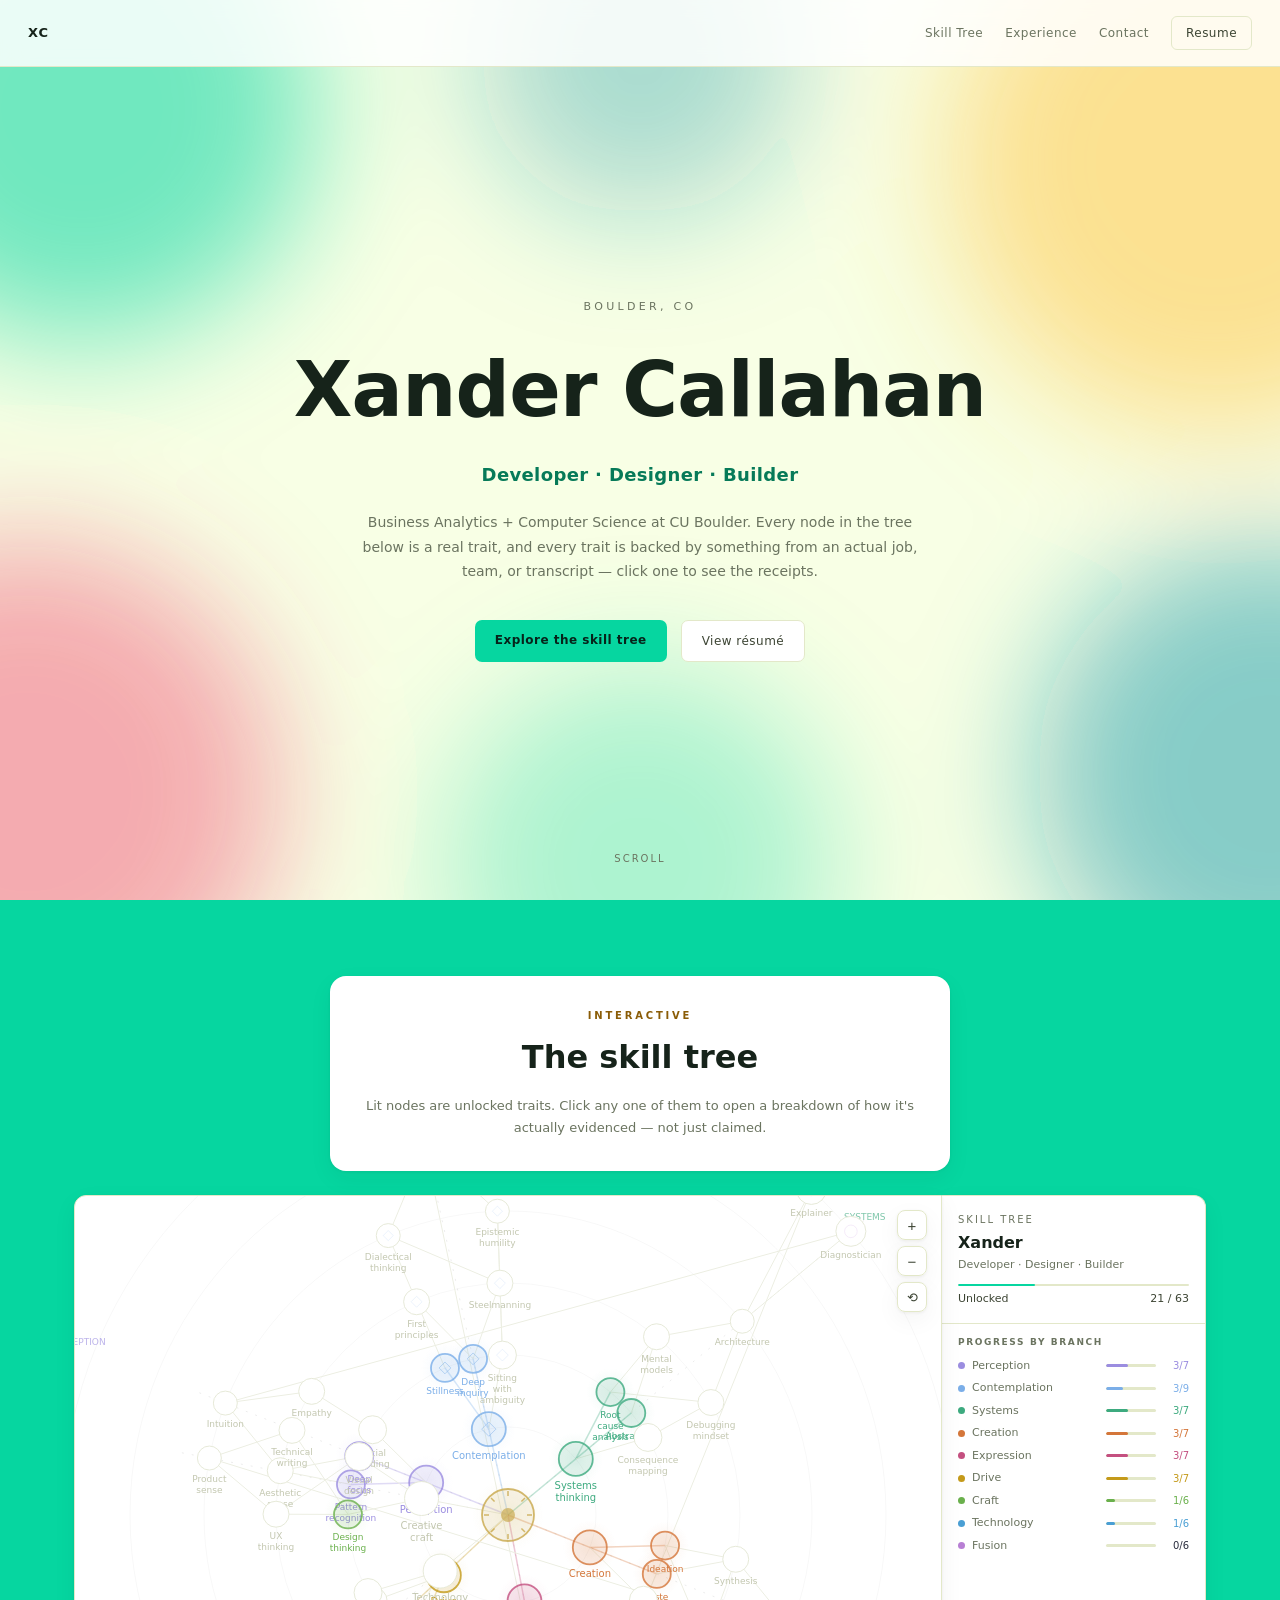
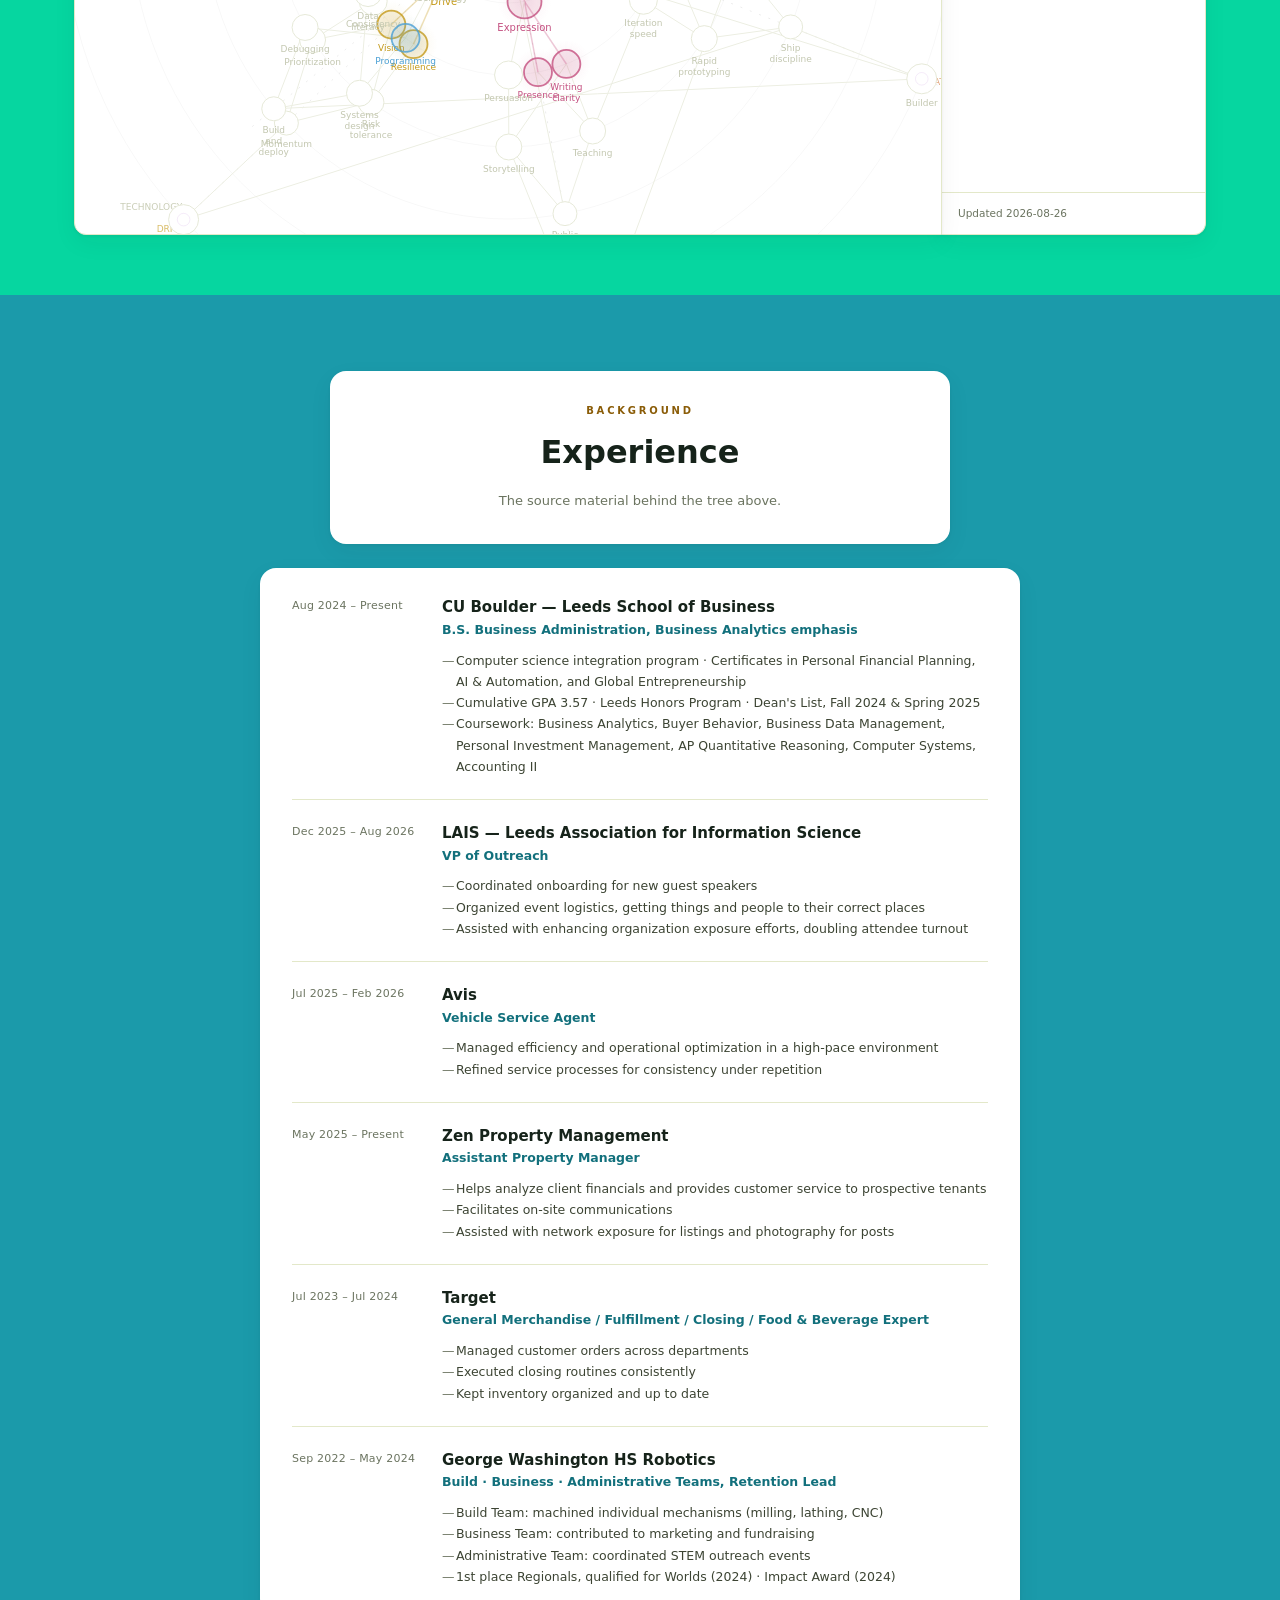
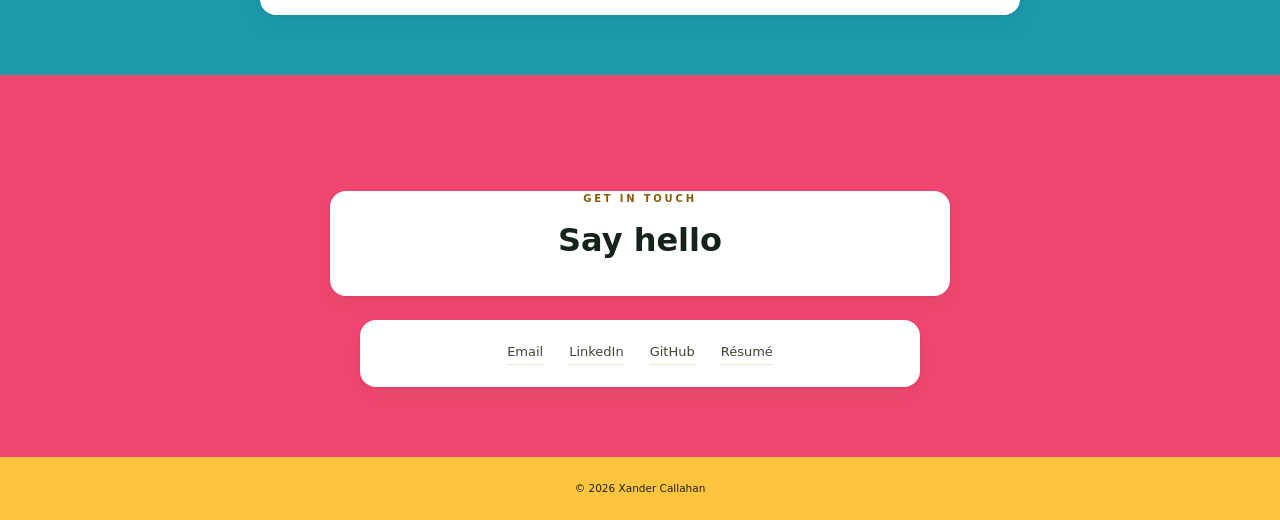
<file: index.html>
<!DOCTYPE html>
<html lang="en">
<head>
<meta charset="UTF-8">
<meta name="viewport" content="width=device-width, initial-scale=1.0">
<title>Xander Callahan</title>
<meta name="description" content="Xander Callahan — an interactive skill tree grounded in real experience.">
<link rel="stylesheet" href="css/style.css">
</head>
<body>

<nav id="nav">
  <a class="nav-mark" href="#hero">XC</a>
  <div class="nav-links">
    <a href="#tree-section">Skill Tree</a>
    <a href="#experience">Experience</a>
    <a href="#contact">Contact</a>
    <a class="nav-cta" href="assets/resume.pdf" target="_blank" rel="noopener">Resume</a>
  </div>
</nav>

<section id="hero">
  <svg class="hero-art" viewBox="0 0 1600 1000" preserveAspectRatio="xMidYMid slice" aria-hidden="true">
    <defs>
      <filter id="heroBlur" x="-50%" y="-50%" width="200%" height="200%">
        <feGaussianBlur stdDeviation="70" />
      </filter>
    </defs>
    <g filter="url(#heroBlur)">
      <circle cx="180" cy="120" r="260" fill="#06D6A0" opacity="0.55" />
      <circle cx="1440" cy="180" r="300" fill="#FFC43D" opacity="0.5" />
      <circle cx="120" cy="880" r="280" fill="#EF476F" opacity="0.45" />
      <circle cx="1500" cy="860" r="260" fill="#1B9AAA" opacity="0.5" />
      <circle cx="800" cy="60" r="180" fill="#1B9AAA" opacity="0.35" />
      <circle cx="800" cy="960" r="220" fill="#06D6A0" opacity="0.3" />
    </g>
  </svg>
  <svg class="hero-art hero-art-vivid" viewBox="0 0 1600 1000" preserveAspectRatio="xMidYMid slice" aria-hidden="true">
    <defs>
      <filter id="heroBlurVivid" x="-50%" y="-50%" width="200%" height="200%">
        <feGaussianBlur stdDeviation="34" />
      </filter>
    </defs>
    <g filter="url(#heroBlurVivid)">
      <circle cx="180" cy="120" r="260" fill="#06D6A0" opacity="0.95" />
      <circle cx="1440" cy="180" r="300" fill="#FFC43D" opacity="0.9" />
      <circle cx="120" cy="880" r="280" fill="#EF476F" opacity="0.85" />
      <circle cx="1500" cy="860" r="260" fill="#1B9AAA" opacity="0.9" />
      <circle cx="800" cy="60" r="180" fill="#1B9AAA" opacity="0.75" />
      <circle cx="800" cy="960" r="220" fill="#06D6A0" opacity="0.7" />
    </g>
  </svg>
  <div class="hero-content">
    <div class="hero-eyebrow">Boulder, CO</div>
    <h1 class="hero-name">Xander Callahan</h1>
    <div class="hero-title">Developer · Designer · Builder</div>
    <p class="hero-sub">
      Business Analytics + Computer Science at CU Boulder. Every node in the tree below
      is a real trait, and every trait is backed by something from an actual job, team,
      or transcript — click one to see the receipts.
    </p>
    <div class="hero-links">
      <a class="hero-btn primary" href="#tree-section">Explore the skill tree</a>
      <a class="hero-btn secondary" href="assets/resume.pdf" target="_blank" rel="noopener">View résumé</a>
    </div>
    <div class="hero-scroll">Scroll</div>
  </div>
</section>

<section id="tree-section">
  <div class="sec-head">
    <div class="sec-eyebrow">Interactive</div>
    <h2 class="sec-title">The skill tree</h2>
    <p class="sec-desc">Lit nodes are unlocked traits. Click any one of them to open a breakdown of how it's actually evidenced — not just claimed.</p>
  </div>

  <div id="tree-app">
    <div id="canvas-wrap">
      <canvas id="c"></canvas>
      <div class="zoom-controls">
        <button id="zoom-in" title="Zoom in" aria-label="Zoom in">+</button>
        <button id="zoom-out" title="Zoom out" aria-label="Zoom out">&minus;</button>
        <button id="zoom-reset" title="Reset view" aria-label="Reset view">⟲</button>
      </div>
    </div>
    <div id="panel">
      <div class="p-header">
        <h1>Skill Tree</h1>
        <div class="p-name" id="p-name">—</div>
        <div class="p-title" id="p-title">—</div>
        <div class="p-bar-wrap"><div class="p-bar" id="p-bar" style="width:0%"></div></div>
        <div class="pts"><span>Unlocked</span><span><span id="pts-u">0</span> / <span id="pts-t">0</span></span></div>
      </div>
      <div class="stats"><div class="sec-lbl">Progress by branch</div><div id="cat-stats"></div></div>
      <div class="hint" id="foot">Updated —<br>Click any lit node to open its evidence.</div>
    </div>
  </div>
</section>

<section id="experience">
  <div class="sec-head">
    <div class="sec-eyebrow">Background</div>
    <h2 class="sec-title">Experience</h2>
    <p class="sec-desc">The source material behind the tree above.</p>
  </div>
  <div class="timeline" id="timeline"></div>
</section>

<section id="contact">
  <div class="sec-head" style="padding-top:0">
    <div class="sec-eyebrow">Get in touch</div>
    <h2 class="sec-title">Say hello</h2>
  </div>
  <div class="contact-links">
    <a href="mailto:xander.callahan@colorado.edu">Email</a>
    <a href="https://www.linkedin.com/in/alexander-y-callahan" target="_blank" rel="noopener">LinkedIn</a>
    <a href="https://github.com/Why-Not-X" target="_blank" rel="noopener">GitHub</a>
    <a href="assets/resume.pdf" target="_blank" rel="noopener">Résumé</a>
  </div>
</section>

<footer>&copy; 2026 Xander Callahan</footer>

<div id="modal-backdrop">
  <div id="modal" role="dialog" aria-modal="true"></div>
</div>

<script src="js/tree.js"></script>
<script src="js/render.js"></script>
<script src="js/evidence.js"></script>
<script src="js/main.js"></script>
</body>
</html>
</file>
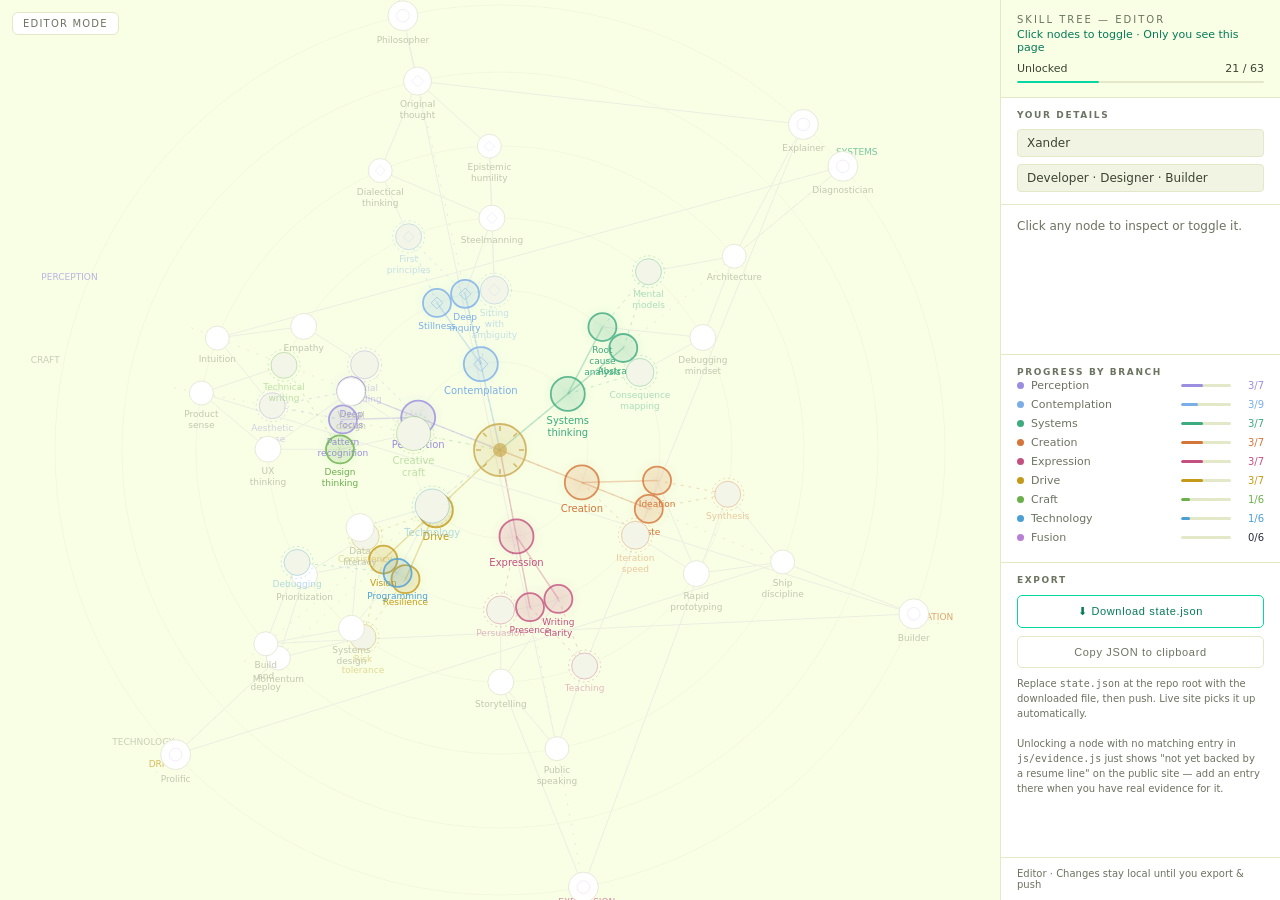
<file: editor.html>
<!DOCTYPE html>
<html lang="en">
<head>
<meta charset="UTF-8">
<meta name="viewport" content="width=device-width, initial-scale=1.0">
<title>Skill Tree — Editor</title>
<style>
:root { --bg:#F8FFE5; --bg2:#FFFFFF; --bg3:#F1F4E2; --border:#E3E8C9; --text:#3c4433; --muted:#6b7460; --acc:#06D6A0; --acc-text:#067a58; }
* { box-sizing:border-box; margin:0; padding:0; }
html,body { height:100%; background:var(--bg); color:var(--text); font-family:'Segoe UI',system-ui,sans-serif; overflow:hidden; }
#app { display:flex; height:100vh; }
#canvas-wrap { flex:1; position:relative; overflow:hidden; }
canvas { display:block; position:absolute; top:0; left:0; }

/* editor badge */
.ed-badge { position:absolute; top:12px; left:12px; background:#FFFFFF; border:1px solid var(--border); border-radius:6px; padding:5px 10px; font-size:10px; letter-spacing:.12em; text-transform:uppercase; color:var(--muted); pointer-events:none; }

#panel { width:280px; background:var(--bg2); border-left:1px solid var(--border); display:flex; flex-direction:column; flex-shrink:0; overflow-y:auto; }
.p-header { padding:14px 16px; border-bottom:1px solid var(--border); background:var(--bg); }
.p-header h1 { font-size:10px; letter-spacing:.2em; text-transform:uppercase; color:var(--muted); font-weight:500; }
.p-sub { font-size:11px; color:var(--acc-text); margin-top:3px; }
.pts { font-size:11px; color:var(--muted); margin-top:8px; display:flex; justify-content:space-between; }
.pts span { color:var(--text); }
.p-bar-wrap { height:2px; background:var(--border); margin-top:6px; border-radius:1px; overflow:hidden; }
.p-bar { height:100%; border-radius:1px; background:var(--acc); transition:width .3s; }

/* meta edit */
.meta-section { padding:12px 16px; border-bottom:1px solid var(--border); display:flex; flex-direction:column; gap:7px; }
.sec-lbl { font-size:9px; letter-spacing:.18em; text-transform:uppercase; color:var(--muted); margin-bottom:2px; font-weight:600; }
.meta-section input { background:var(--bg3); border:1px solid var(--border); border-radius:4px; padding:6px 9px; color:var(--text); font-size:12px; font-family:inherit; width:100%; outline:none; }
.meta-section input:focus { border-color:#c7cdae; }

/* detail */
.detail { padding:14px 16px; border-bottom:1px solid var(--border); min-height:150px; flex-shrink:0; }
.d-name { font-size:14px; font-weight:600; color:#16231a; margin-bottom:4px; }
.d-badge { font-size:9px; letter-spacing:.12em; text-transform:uppercase; padding:2px 8px; border-radius:3px; display:inline-block; margin-bottom:8px; }
.d-desc { font-size:12px; color:var(--muted); line-height:1.65; }
.d-req { font-size:11px; color:var(--muted); margin-top:6px; }
.d-shadow { margin-top:10px; padding:8px 10px; border-left:2px solid #EF476F; background:#FDEEF2; border-radius:0 4px 4px 0; }
.d-shadow-lbl { font-size:9px; letter-spacing:.14em; text-transform:uppercase; color:#9c2c50; margin-bottom:2px; }
.d-shadow-txt { font-size:11px; color:#7a2038; line-height:1.5; }
.d-empty { font-size:12px; color:var(--muted); }
.d-evidence-note { font-size:10.5px; color:var(--acc-text); margin-top:8px; line-height:1.5; }

/* toggle btn */
.toggle-btn { margin:10px 16px; padding:9px 14px; border-radius:5px; border:1px solid var(--border); background:transparent; color:var(--muted); font-size:11px; letter-spacing:.06em; cursor:pointer; width:calc(100% - 32px); transition:all .15s; display:none; }
.toggle-btn.visible { display:block; }
.toggle-btn:hover { background:var(--bg3); }
.toggle-btn.can { border-color:var(--c); color:var(--c); }
.toggle-btn.on { border-color:#c7cdae; color:var(--muted); }

/* stats */
.stats { padding:12px 16px; border-bottom:1px solid var(--border); }
.cat-row { display:flex; align-items:center; gap:7px; margin-bottom:6px; }
.cat-dot { width:7px; height:7px; border-radius:50%; flex-shrink:0; }
.cat-name { font-size:11px; color:var(--muted); flex:1; }
.cat-bw { width:50px; height:3px; background:var(--border); border-radius:2px; overflow:hidden; }
.cat-bf { height:100%; border-radius:2px; transition:width .3s; }
.cat-ct { font-size:10px; min-width:26px; text-align:right; }

/* export */
.export-section { padding:12px 16px; display:flex; flex-direction:column; gap:8px; }
.exp-btn { padding:9px 14px; border-radius:5px; border:1px solid; font-size:11px; letter-spacing:.06em; cursor:pointer; text-align:center; transition:all .15s; }
.exp-primary { border-color:var(--acc); color:var(--acc-text); background:transparent; }
.exp-primary:hover { background:#eafaf3; }
.exp-copy { border-color:var(--border); color:var(--muted); background:transparent; }
.exp-copy:hover { background:var(--bg3); }
.exp-note { font-size:10px; color:var(--muted); line-height:1.5; }

.footer { padding:10px 16px; border-top:1px solid var(--border); font-size:10px; color:var(--muted); margin-top:auto; }
</style>
</head>
<body>
<div id="app">
  <div id="canvas-wrap">
    <canvas id="c"></canvas>
    <div class="ed-badge">Editor mode</div>
  </div>
  <div id="panel">
    <div class="p-header">
      <h1>Skill Tree — Editor</h1>
      <div class="p-sub">Click nodes to toggle · Only you see this page</div>
      <div class="pts"><span>Unlocked</span><span><span id="pts-u">0</span> / <span id="pts-t">0</span></span></div>
      <div class="p-bar-wrap"><div class="p-bar" id="p-bar" style="width:0%"></div></div>
    </div>

    <div class="meta-section">
      <div class="sec-lbl">Your details</div>
      <input id="meta-name"  placeholder="Your name"  />
      <input id="meta-title" placeholder="Title / tagline" />
    </div>

    <div class="detail" id="detail"><p class="d-empty">Click any node to inspect or toggle it.</p></div>
    <button class="toggle-btn" id="toggle-btn" onclick="toggleSelected()"></button>

    <div class="stats"><div class="sec-lbl">Progress by branch</div><div id="cat-stats"></div></div>

    <div class="export-section">
      <div class="sec-lbl">Export</div>
      <button class="exp-btn exp-primary" onclick="downloadState()">⬇ Download state.json</button>
      <button class="exp-btn exp-copy"    onclick="copyState()">Copy JSON to clipboard</button>
      <p class="exp-note">Replace <code>state.json</code> at the repo root with the downloaded file, then push. Live site picks it up automatically.<br><br>
      Unlocking a node with no matching entry in <code>js/evidence.js</code> just shows "not yet backed by a resume line" on the public site — add an entry there when you have real evidence for it.</p>
    </div>

    <div class="footer">Editor · Changes stay local until you export &amp; push</div>
  </div>
</div>

<script src="js/tree.js"></script>
<script src="js/render.js"></script>
<script>
let unlocked = new Set(['core']);
let selected  = null;
let hovered   = null;

const canvas = document.getElementById('c');
const ctx    = canvas.getContext('2d');
let W, H;

function resize() {
  const wrap = document.getElementById('canvas-wrap');
  W = wrap.clientWidth; H = wrap.clientHeight;
  const dpr = window.devicePixelRatio || 1;
  canvas.width  = W * dpr; canvas.height = H * dpr;
  canvas.style.width = W+'px'; canvas.style.height = H+'px';
  ctx.setTransform(1,0,0,1,0,0); ctx.scale(dpr,dpr);
  redraw();
}
window.addEventListener('resize', resize);
function redraw() { drawTree(canvas, ctx, W, H, unlocked, selected, hovered, true, 'light'); }

function canUnlock(n) { return !unlocked.has(n.id) && n.requires.every(r=>unlocked.has(r)); }

function nodeAt(mx,my) {
  const CX=W/2, CY=H/2;
  for (let i=NODES.length-1;i>=0;i--) {
    const n=NODES[i];
    const p=getPos(n,CX,CY);
    const r=(NODE_R[n.tier]??12)+8;
    if ((mx-p.x)**2+(my-p.y)**2<=r*r) return n;
  }
  return null;
}
function mp(e){const r=canvas.getBoundingClientRect();return{mx:e.clientX-r.left,my:e.clientY-r.top};}

canvas.addEventListener('mousemove',e=>{
  const {mx,my}=mp(e);
  const n=nodeAt(mx,my);
  const nid=n?n.id:null;
  if (nid!==hovered){
    hovered=nid; canvas.style.cursor=n?'pointer':'default';
    if(n&&n.id!==selected) showDetail(n);
    else if(!n&&!selected) showDetail(null);
    redraw();
  }
});
canvas.addEventListener('mouseleave',()=>{hovered=null;if(!selected)showDetail(null);redraw();});
canvas.addEventListener('click',e=>{
  const {mx,my}=mp(e);
  const n=nodeAt(mx,my);
  if(n){ selected=n.id===selected?null:n.id; showDetail(selected?n:null); }
  else { selected=null; showDetail(null); }
  redraw();
});

function toggleSelected() {
  if (!selected) return;
  const node = NODES.find(n=>n.id===selected);
  if (!node || node.id==='core') return;
  if (unlocked.has(node.id)) {
    const deps = NODES.filter(n=>n.requires.includes(node.id)&&unlocked.has(n.id));
    if (deps.length) { alert('Remove dependant skills first:\n'+deps.map(d=>d.label).join(', ')); return; }
    unlocked.delete(node.id);
  } else if (canUnlock(node)) {
    unlocked.add(node.id);
  }
  updateStats(); showDetail(node); redraw();
}

function showDetail(node) {
  const el  = document.getElementById('detail');
  const btn = document.getElementById('toggle-btn');
  if (!node) {
    el.innerHTML='<p class="d-empty">Click any node to inspect or toggle it.</p>';
    btn.classList.remove('visible'); return;
  }
  const cat=CATS[node.cat];
  const on=unlocked.has(node.id), can=canUnlock(node);
  const reqs=node.requires.map(id=>NODES.find(n=>n.id===id)?.label).filter(Boolean);
  el.innerHTML=`
    <div class="d-name">${node.label}</div>
    <span class="d-badge" style="background:${cat.color}1a;color:${cat.color}">${cat.label}</span>
    <div class="d-desc">${node.desc}</div>
    ${reqs.length?`<div class="d-req">Requires: ${reqs.join(', ')}</div>`:''}
    <div class="d-shadow">
      <div class="d-shadow-lbl">Shadow trait</div>
      <div class="d-shadow-txt">${node.shadow}</div>
    </div>
    <div class="d-evidence-note">Public site pulls a resume-evidence writeup for this node from js/evidence.js if one exists there.</div>`;
  btn.classList.add('visible');
  btn.style.setProperty('--c', cat.color);
  if (node.id==='core') {
    btn.textContent='Origin — always active'; btn.className='toggle-btn visible';
  } else if (on) {
    btn.textContent='✓ Unlocked — click to remove'; btn.className='toggle-btn visible on';
  } else if (can) {
    btn.textContent='+ Unlock this skill'; btn.className='toggle-btn visible can';
  } else {
    btn.textContent='Locked — unlock prerequisites first'; btn.className='toggle-btn visible';
  }
}

function updateStats() {
  const u=unlocked.size, t=NODES.length;
  document.getElementById('pts-u').textContent=u;
  document.getElementById('pts-t').textContent=t;
  document.getElementById('p-bar').style.width=(u/t*100).toFixed(1)+'%';
  const groups=[
    ['Perception','perception'],['Contemplation','contemplation'],
    ['Systems','systems'],['Creation','creation'],['Expression','expression'],
    ['Drive','drive'],['Craft','hard_craft'],['Technology','hard_tech'],['Fusion','fusion'],
  ];
  document.getElementById('cat-stats').innerHTML=groups.map(([lbl,cat])=>{
    const ids=NODES.filter(n=>n.cat===cat).map(n=>n.id);
    const c=ids.filter(id=>unlocked.has(id)).length,tot=ids.length;
    const col=CATS[cat].color;
    return `<div class="cat-row">
      <div class="cat-dot" style="background:${col}"></div>
      <div class="cat-name">${lbl}</div>
      <div class="cat-bw"><div class="cat-bf" style="width:${tot?Math.round(c/tot*100):0}%;background:${col}"></div></div>
      <div class="cat-ct" style="color:${c?col:'#2a2d3e'}">${c}/${tot}</div>
    </div>`;
  }).join('');
}

function buildState() {
  return {
    unlocked: [...unlocked],
    name:  document.getElementById('meta-name').value  || 'Name',
    title: document.getElementById('meta-title').value || '',
    updated: new Date().toISOString().slice(0,10),
  };
}

function downloadState() {
  const json = JSON.stringify(buildState(), null, 2);
  const a = document.createElement('a');
  a.href = URL.createObjectURL(new Blob([json],{type:'application/json'}));
  a.download = 'state.json'; a.click();
}

function copyState() {
  navigator.clipboard.writeText(JSON.stringify(buildState(), null, 2))
    .then(()=>alert('Copied! Paste into your state.json file.'))
    .catch(()=>alert('Copy failed — use Download instead.'));
}

// Load existing state.json if present
async function loadState() {
  try {
    const r = await fetch('state.json?t='+Date.now());
    const s = await r.json();
    unlocked = new Set(s.unlocked||['core']);
    if (s.name)  document.getElementById('meta-name').value  = s.name;
    if (s.title) document.getElementById('meta-title').value = s.title;
  } catch(e) { /* fresh start */ }
  updateStats(); resize();
}

loadState();
</script>
</body>
</html>
</file>
<file: css/style.css>
:root {
  --bg: #FFFFFF;
  --bg2: #FFFFFF;
  --bg3: #FFFFFF;
  --border: #E3E8C9;
  --text: #3c4433;
  --text-bright: #16231a;
  --muted: #6b7460;
  --shadow: 0 1px 3px rgba(30, 40, 10, 0.06), 0 8px 24px rgba(30, 40, 10, 0.05);

  /* Bright fills — buttons, bars, badges, borders. Not for small text (contrast). */
  --accent: #06D6A0;
  --cyan: #1B9AAA;
  --pink: #EF476F;
  --gold: #FFC43D;

  /* Darkened variants — safe for text/links on the light background. */
  --accent-text: #067a58;
  --cyan-text: #12707c;
  --pink-text: #b32b52;
  --gold-text: #8a5c07;

  /* Exact palette — used full-strength as section backgrounds. */
  --cream: #F8FFE5;
}

* { box-sizing: border-box; margin: 0; padding: 0; }

html { scroll-behavior: smooth; }

body {
  background: var(--bg);
  color: var(--text);
  font-family: 'Segoe UI', system-ui, -apple-system, sans-serif;
  line-height: 1.5;
}

a { color: inherit; }

section { position: relative; }

.wrap { max-width: 1100px; margin: 0 auto; padding: 0 24px; }

/* ── Nav ─────────────────────────────────────────────────────────────────── */
#nav {
  position: fixed; top: 0; left: 0; right: 0; z-index: 50;
  display: flex; align-items: center; justify-content: space-between;
  padding: 16px 28px;
  background: rgba(255, 255, 255, 0.85);
  backdrop-filter: blur(10px);
  border-bottom: 1px solid var(--border);
}
.nav-mark { font-size: 13px; font-weight: 600; letter-spacing: .08em; color: var(--text-bright); text-decoration: none; }
.nav-links { display: flex; gap: 22px; align-items: center; }
.nav-links a { font-size: 12px; color: var(--muted); text-decoration: none; letter-spacing: .04em; transition: color .15s; }
.nav-links a:hover { color: var(--text-bright); }
.nav-cta {
  font-size: 11px; padding: 7px 14px; border: 1px solid var(--border); border-radius: 6px;
  color: var(--text) !important; letter-spacing: .04em; transition: border-color .15s, color .15s;
}
.nav-cta:hover { border-color: var(--accent); color: var(--accent-text) !important; }

/* ── Hero ────────────────────────────────────────────────────────────────── */
#hero {
  min-height: 100vh; overflow: hidden;
  background: var(--cream);
}
.hero-art {
  position: absolute; inset: 0; width: 100%; height: 100%;
  z-index: 0; pointer-events: none;
}
.hero-art-vivid {
  opacity: 0;
  filter: saturate(1.8) brightness(1.08);
  transition: opacity .3s ease;
  -webkit-mask-image: radial-gradient(circle 190px at var(--mx, 50%) var(--my, 50%), black 0%, transparent 100%);
  mask-image: radial-gradient(circle 190px at var(--mx, 50%) var(--my, 50%), black 0%, transparent 100%);
}
#hero:hover .hero-art-vivid { opacity: 1; }
.hero-content {
  position: relative; z-index: 1;
  min-height: 100vh; display: flex; flex-direction: column; align-items: center; justify-content: center;
  text-align: center; padding: 120px 24px 60px;
}
.hero-eyebrow { font-size: 11px; letter-spacing: .3em; text-transform: uppercase; color: var(--muted); margin-bottom: 18px; }
.hero-name { font-size: clamp(38px, 7vw, 76px); font-weight: 700; color: var(--text-bright); letter-spacing: -0.01em; }
.hero-title { font-size: clamp(14px, 2vw, 18px); color: var(--accent-text); margin-top: 14px; letter-spacing: .02em; font-weight: 600; }
.hero-sub { max-width: 560px; margin: 22px auto 0; font-size: 14px; color: var(--muted); line-height: 1.75; }
.hero-links { display: flex; gap: 14px; margin-top: 36px; flex-wrap: wrap; justify-content: center; }
.hero-btn {
  font-size: 12px; padding: 11px 20px; border-radius: 7px; text-decoration: none;
  letter-spacing: .04em; transition: transform .15s, border-color .15s, background .15s;
}
.hero-btn.primary { background: var(--accent); color: #07231a; font-weight: 600; }
.hero-btn.primary:hover { transform: translateY(-1px); }
.hero-btn.secondary { border: 1px solid var(--border); color: var(--text); background: var(--bg2); }
.hero-btn.secondary:hover { border-color: var(--muted); }
.hero-scroll { position: absolute; bottom: 34px; font-size: 10px; letter-spacing: .2em; color: var(--muted); text-transform: uppercase; animation: bob 2.4s ease-in-out infinite; }
@keyframes bob { 0%,100%{ transform: translateY(0);} 50%{ transform: translateY(6px);} }

/* ── Section headers ─────────────────────────────────────────────────────── */
.sec-head {
  text-align: center;
  width: min(620px, calc(100% - 40px));
  margin: 56px auto 0;
  padding: 32px 28px;
  background: #FFFFFF;
  border-radius: 16px;
  box-shadow: var(--shadow);
}
.sec-eyebrow { font-size: 10px; letter-spacing: .28em; text-transform: uppercase; color: var(--gold-text); font-weight: 700; }
.sec-title { font-size: clamp(22px, 3.4vw, 32px); color: var(--text-bright); margin-top: 10px; font-weight: 600; }
.sec-desc { max-width: 560px; margin: 14px auto 0; font-size: 13px; color: var(--muted); line-height: 1.7; }

/* ── Skill tree section ──────────────────────────────────────────────────── */
#tree-section { padding: 20px 0 60px; background: var(--accent); }
#tree-app {
  display: flex; height: 640px; max-width: 1180px; margin: 24px auto 0; padding: 0 24px;
  gap: 0;
}
#canvas-wrap {
  flex: 1; position: relative; overflow: hidden;
  background: var(--bg2); border: 1px solid var(--border); border-radius: 12px 0 0 12px;
  box-shadow: var(--shadow);
  min-width: 0;
}
canvas { display: block; position: absolute; top: 0; left: 0; cursor: grab; }
canvas.panning { cursor: grabbing; }

.zoom-controls {
  position: absolute; top: 14px; right: 14px; z-index: 5;
  display: flex; flex-direction: column; gap: 6px;
}
.zoom-controls button {
  width: 30px; height: 30px; border-radius: 8px;
  border: 1px solid var(--border); background: rgba(255,255,255,0.9);
  color: var(--text); font-size: 15px; line-height: 1; cursor: pointer;
  display: flex; align-items: center; justify-content: center;
  box-shadow: var(--shadow); transition: border-color .15s, color .15s;
}
.zoom-controls button:hover { border-color: var(--accent); color: var(--accent-text); }
#zoom-reset { font-size: 13px; }

#panel {
  width: 264px; background: var(--bg2); border: 1px solid var(--border); border-left: none;
  border-radius: 0 12px 12px 0;
  box-shadow: var(--shadow);
  display: flex; flex-direction: column; flex-shrink: 0; overflow-y: auto;
}
.p-header { padding: 16px; border-bottom: 1px solid var(--border); }
.p-header h1 { font-size: 10px; letter-spacing: .2em; text-transform: uppercase; color: var(--muted); font-weight: 500; }
.p-name { font-size: 16px; font-weight: 600; color: var(--text-bright); margin-top: 4px; }
.p-title { font-size: 11px; color: var(--muted); margin-top: 2px; }
.p-bar-wrap { height: 2px; background: var(--border); margin-top: 10px; border-radius: 1px; overflow: hidden; }
.p-bar { height: 100%; border-radius: 1px; background: var(--accent); transition: width .4s; }
.pts { font-size: 11px; color: var(--muted); margin-top: 5px; display: flex; justify-content: space-between; }
.pts span { color: var(--text); }

.stats { padding: 12px 16px; }
.sec-lbl { font-size: 9px; letter-spacing: .18em; text-transform: uppercase; color: var(--muted); margin-bottom: 8px; font-weight: 600; }
.cat-row { display: flex; align-items: center; gap: 7px; margin-bottom: 6px; }
.cat-dot { width: 7px; height: 7px; border-radius: 50%; flex-shrink: 0; }
.cat-name { font-size: 11px; color: var(--muted); flex: 1; }
.cat-bw { width: 50px; height: 3px; background: var(--border); border-radius: 2px; overflow: hidden; }
.cat-bf { height: 100%; border-radius: 2px; transition: width .3s; }
.cat-ct { font-size: 10px; min-width: 26px; text-align: right; }

.hint { padding: 12px 16px; border-top: 1px solid var(--border); margin-top: auto; font-size: 10.5px; color: var(--muted); line-height: 1.6; }

/* ── Evidence pop-out modal ──────────────────────────────────────────────── */
#modal-backdrop {
  position: fixed; inset: 0; background: rgba(16, 20, 8, 0.55); backdrop-filter: blur(3px);
  display: flex; align-items: center; justify-content: center; z-index: 100;
  opacity: 0; pointer-events: none; transition: opacity .18s;
  padding: 24px;
}
#modal-backdrop.open { opacity: 1; pointer-events: auto; }
#modal {
  width: 100%; max-width: 480px; max-height: 84vh; overflow-y: auto;
  background: var(--bg3); border: 1px solid var(--border); border-radius: 14px;
  box-shadow: 0 20px 60px rgba(20, 30, 10, 0.18);
  padding: 26px 26px 20px;
  transform: translateY(8px) scale(.98); transition: transform .18s;
}
#modal-backdrop.open #modal { transform: translateY(0) scale(1); }
.m-close {
  position: absolute; top: 14px; right: 18px; background: none; border: none; color: var(--muted);
  font-size: 20px; cursor: pointer; line-height: 1; padding: 4px;
}
.m-close:hover { color: var(--text-bright); }
.m-badge { font-size: 9px; letter-spacing: .12em; text-transform: uppercase; padding: 3px 9px; border-radius: 4px; display: inline-block; }
.m-name { font-size: 20px; font-weight: 700; color: var(--text-bright); margin-top: 10px; }
.m-desc { font-size: 13px; color: var(--muted); line-height: 1.7; margin-top: 8px; }

.m-gauge-wrap { margin-top: 20px; }
.m-gauge-row { display: flex; align-items: baseline; justify-content: space-between; }
.m-gauge-lbl { font-size: 9px; letter-spacing: .18em; text-transform: uppercase; color: var(--muted); font-weight: 600; }
.m-gauge-val { font-size: 12px; font-weight: 600; }
.m-gauge-dots { display: flex; gap: 5px; margin-top: 8px; }
.m-dot { flex: 1; height: 6px; border-radius: 3px; background: var(--border); }
.m-dot.on { background: var(--dot-color, var(--accent)); }
.m-gauge-summary { font-size: 12.5px; color: var(--text); line-height: 1.7; margin-top: 12px; }

.m-evidence { margin-top: 20px; }
.m-evidence-item { padding: 10px 0; border-top: 1px solid var(--border); }
.m-evidence-item:first-child { border-top: none; }
.m-ev-src { font-size: 10.5px; color: var(--muted); margin-bottom: 3px; }
.m-ev-src b { color: var(--text); font-weight: 600; }
.m-ev-detail { font-size: 12.5px; color: var(--text); line-height: 1.6; }

.m-no-evidence { font-size: 12px; color: var(--muted); margin-top: 18px; font-style: italic; }

.m-req { font-size: 11px; color: var(--muted); margin-top: 18px; padding-top: 14px; border-top: 1px solid var(--border); }

.m-shadow { margin-top: 14px; padding: 10px 12px; border-left: 2px solid var(--pink); background: #FDEEF2; border-radius: 0 6px 6px 0; }
.m-shadow-lbl { font-size: 9px; letter-spacing: .14em; text-transform: uppercase; color: #9c2c50; margin-bottom: 3px; }
.m-shadow-txt { font-size: 11.5px; color: #7a2038; line-height: 1.55; }

/* ── Experience timeline ─────────────────────────────────────────────────── */
#experience { padding: 20px 0 60px; background: var(--cyan); }
.timeline {
  width: min(760px, calc(100% - 40px));
  margin: 24px auto 0;
  padding: 6px 32px;
  background: #FFFFFF;
  border-radius: 16px;
  box-shadow: var(--shadow);
}
.tl-item { display: grid; grid-template-columns: 130px 1fr; gap: 20px; padding: 22px 0; border-top: 1px solid var(--border); }
.tl-item:first-child { border-top: none; }
.tl-dates { font-size: 11px; color: var(--muted); padding-top: 2px; letter-spacing: .02em; }
.tl-org { font-size: 15px; font-weight: 600; color: var(--text-bright); }
.tl-role { font-size: 12.5px; color: var(--cyan-text); margin-top: 2px; font-weight: 600; }
.tl-bullets { margin-top: 10px; }
.tl-bullets li { font-size: 12.5px; color: var(--text); line-height: 1.7; list-style: none; padding-left: 14px; position: relative; }
.tl-bullets li::before { content: '—'; position: absolute; left: 0; color: var(--muted); }

/* ── Footer / contact ─────────────────────────────────────────────────────── */
#contact { padding: 60px 24px 70px; text-align: center; background: var(--pink); }
.contact-links {
  display: flex; gap: 26px; justify-content: center; flex-wrap: wrap;
  width: min(560px, calc(100% - 40px));
  margin: 24px auto 0;
  padding: 22px 28px;
  background: #FFFFFF;
  border-radius: 16px;
  box-shadow: var(--shadow);
}
.contact-links a { font-size: 13px; color: var(--text); text-decoration: none; border-bottom: 1px solid var(--border); padding-bottom: 2px; transition: color .15s, border-color .15s; }
.contact-links a:hover { color: var(--pink-text); border-color: var(--pink); }
footer { text-align: center; padding: 24px; font-size: 10.5px; color: var(--text-bright); background: var(--gold); }

/* ── Responsive ───────────────────────────────────────────────────────────── */
@media (max-width: 820px) {
  #tree-app { flex-direction: column; height: auto; padding: 0 16px; }
  #canvas-wrap { flex: 0 0 460px; height: 460px; border-radius: 12px 12px 0 0; }
  #panel { width: 100%; border-radius: 0 0 12px 12px; border-left: 1px solid var(--border); border-top: none; max-height: 320px; }
  .tl-item { grid-template-columns: 1fr; gap: 6px; }
}
</file>
